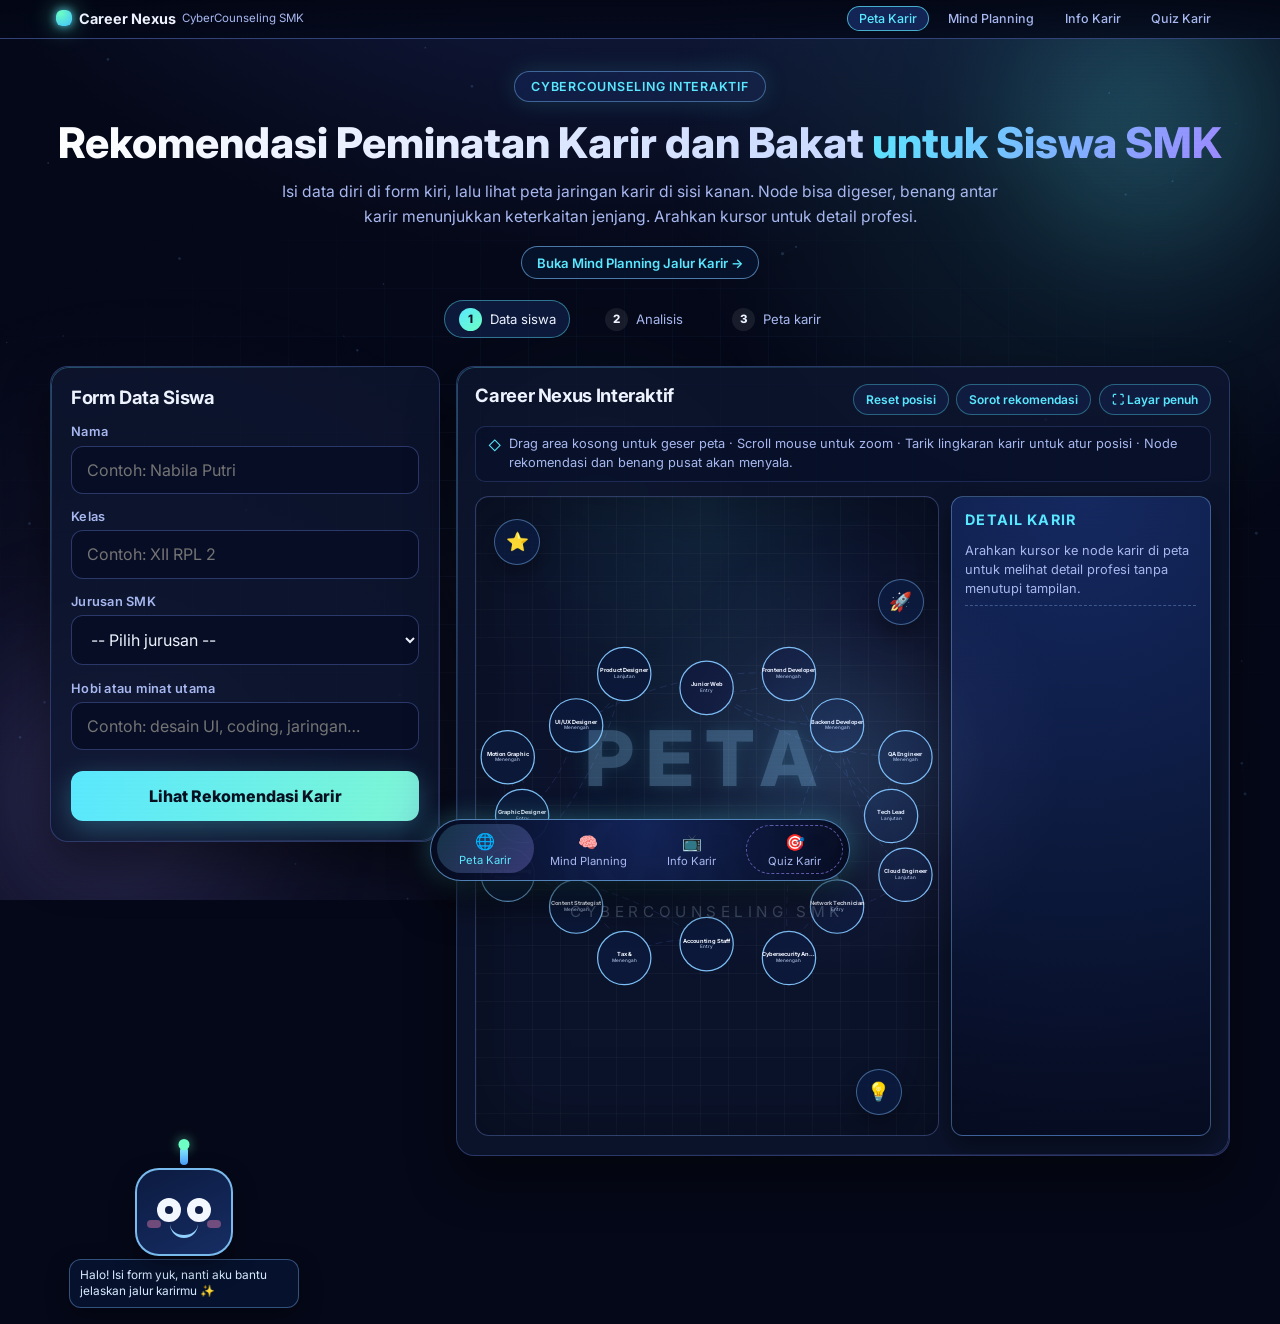
<file: index.html>
<!DOCTYPE html>
<html lang="id">
<head>
  <meta charset="UTF-8" />
  <meta name="viewport" content="width=device-width, initial-scale=1.0" />
  <title>CyberCounseling Karir SMK</title>
  <link rel="preconnect" href="https://fonts.googleapis.com" />
  <link rel="preconnect" href="https://fonts.gstatic.com" crossorigin />
  <link href="https://fonts.googleapis.com/css2?family=Inter:wght@400;500;700;800&display=swap" rel="stylesheet" />
  <link rel="stylesheet" href="style.css" />
</head>
<body>
  <div class="ambient" aria-hidden="true">
    <canvas id="particleCanvas" class="particle-canvas"></canvas>
    <div class="orb orb--1"></div>
    <div class="orb orb--2"></div>
    <div class="orb orb--3"></div>
    <div class="grid-floor"></div>
  </div>
  <div class="background-glow"></div>
  <div class="scanlines" aria-hidden="true"></div>

  <header class="app-header">
    <div class="app-header__inner">
      <div class="app-header__brand">
        <span class="app-header__logo-dot"></span>
        <span class="app-header__title">Career Nexus</span>
        <span class="app-header__subtitle">CyberCounseling SMK</span>
      </div>
      <nav class="app-header__nav" aria-label="Navigasi utama">
        <a href="index.html" class="app-header__link app-header__link--active">Peta Karir</a>
        <a href="mind-planning.html" class="app-header__link">Mind Planning</a>
        <a href="career-info.html" class="app-header__link">Info Karir</a>
        <a href="career-quiz.html" class="app-header__link">Quiz Karir</a>
      </nav>
    </div>
  </header>

  <main class="page">
    <header class="hero">
      <p class="badge badge--pulse">CyberCounseling Interaktif</p>
      <h1><span class="hero-title">Rekomendasi Peminatan Karir dan Bakat</span> <span class="hero-title hero-title--accent">untuk Siswa SMK</span></h1>
      <p class="subtitle">
        Isi data diri di form kiri, lalu lihat peta jaringan karir di sisi kanan. Node bisa digeser,
        benang antar karir menunjukkan keterkaitan jenjang. Arahkan kursor untuk detail profesi.
      </p>
      <div class="mind-hero-actions">
        <a href="mind-planning.html" class="btn-outline">Buka Mind Planning Jalur Karir →</a>
      </div>
      <ol class="steps" aria-label="Alur singkat">
        <li class="steps__item steps__item--active"><span class="steps__num">1</span> Data siswa</li>
        <li class="steps__item"><span class="steps__num">2</span> Analisis</li>
        <li class="steps__item"><span class="steps__num">3</span> Peta karir</li>
      </ol>
    </header>

    <aside class="mascot-dock" aria-hidden="true">
      <div class="cartoon-mascot" id="cartoonMascot">
        <div class="mascot-antenna"></div>
        <div class="mascot-face">
          <div class="eye eye-left"><span class="pupil"></span></div>
          <div class="eye eye-right"><span class="pupil"></span></div>
          <div class="mouth"></div>
          <div class="blush blush-left"></div>
          <div class="blush blush-right"></div>
        </div>
        <div class="speech" id="mascotSpeech">Halo! Isi form yuk, nanti aku bantu jelaskan jalur karirmu ✨</div>
      </div>
    </aside>

    <section class="content-grid">
      <article class="card form-card">
        <h2>Form Data Siswa</h2>
        <form id="studentForm" novalidate>
          <label class="field">
            <span class="field__label">Nama</span>
            <input type="text" id="name" name="name" placeholder="Contoh: Nabila Putri" autocomplete="name" required />
          </label>
          <label class="field">
            <span class="field__label">Kelas</span>
            <input type="text" id="classroom" name="classroom" placeholder="Contoh: XII RPL 2" required />
          </label>
          <label class="field">
            <span class="field__label">Jurusan SMK</span>
            <select id="major" name="major" required>
              <option value="">-- Pilih jurusan --</option>
              <option value="RPL">Rekayasa Perangkat Lunak (RPL)</option>
              <option value="TKJ">Teknik Komputer dan Jaringan (TKJ)</option>
              <option value="DKV">Desain Komunikasi Visual (DKV)</option>
              <option value="AKL">Akuntansi dan Keuangan Lembaga (AKL)</option>
              <option value="BDP">Bisnis Daring dan Pemasaran (BDP)</option>
            </select>
          </label>
          <label class="field">
            <span class="field__label">Hobi atau minat utama</span>
            <input type="text" id="hobby" name="hobby" placeholder="Contoh: desain UI, coding, jaringan…" required />
          </label>
          <button type="submit" class="btn-submit" id="submitBtn">
            <span class="btn-submit__shine" aria-hidden="true"></span>
            <span class="btn-submit__text">Lihat Rekomendasi Karir</span>
            <span class="btn-submit__loader" aria-hidden="true"></span>
          </button>
        </form>

        <div id="result" class="result hidden" role="region" aria-live="polite" aria-labelledby="resultHeading">
          <h3 id="resultHeading">Hasil Rekomendasi</h3>
          <p id="resultSummary"></p>
          <ul id="careerList" class="career-list"></ul>
        </div>
      </article>

      <article class="card graph-card experience-card" id="graphCard">
        <div class="graph-top">
          <div class="graph-top__row">
            <h2>Career Nexus Interaktif</h2>
            <div class="graph-actions">
              <button type="button" class="btn-ghost" id="resetNodes" title="Kembalikan posisi node ke awal">Reset posisi</button>
              <button type="button" class="btn-ghost" id="focusRecommended" title="Sorot node yang direkomendasikan">Sorot rekomendasi</button>
              <button type="button" class="btn-ghost btn-ghost--icon" id="toggleFullscreen" title="Perbesar peta karir ke layar penuh">
                ⛶ Layar penuh
              </button>
            </div>
          </div>
          <p class="graph-hint">
            <span class="graph-hint__icon" aria-hidden="true">◇</span>
            Drag area kosong untuk geser peta · Scroll mouse untuk zoom · Tarik lingkaran karir untuk atur posisi · Node rekomendasi dan benang pusat akan menyala.
          </p>
        </div>

        <div class="graph-analyze-overlay hidden" id="graphAnalyzeOverlay" aria-live="polite" aria-label="Sistem sedang menganalisis data untuk menemukan rekomendasi karir">
          <div class="graph-analyze-overlay__inner">
            <div class="graph-analyze-orbit">
              <span class="graph-analyze-orbit__dot graph-analyze-orbit__dot--1"></span>
              <span class="graph-analyze-orbit__dot graph-analyze-orbit__dot--2"></span>
              <span class="graph-analyze-orbit__dot graph-analyze-orbit__dot--3"></span>
            </div>
            <div class="graph-analyze-text">
              <p class="graph-analyze-text__title">Menganalisis minat dan jalur karir…</p>
              <p class="graph-analyze-text__hint">Career Nexus sedang mencari node karir yang paling nyambung dengan jurusan dan hobimu.</p>
            </div>
          </div>
        </div>

        <div class="graph-main">
          <div class="graph-wrapper" id="graphStage">
            <div class="center-title" aria-hidden="true">
              <span class="center-title__main">PETA KARIR</span>
              <span class="center-title__sub">CyberCounseling SMK</span>
            </div>
            <div class="floating-friends" aria-hidden="true">
              <div class="friend friend-star">⭐</div>
              <div class="friend friend-rocket">🚀</div>
              <div class="friend friend-spark">💡</div>
            </div>
            <svg id="careerGraph" viewBox="0 0 900 560" role="img" aria-label="Peta jaringan karir"></svg>
            <div id="tooltip" class="tooltip hidden"></div>
          </div>

          <aside class="graph-info" id="graphInfoPanel" aria-live="polite">
            <h3 class="graph-info__title">Detail Karir</h3>
            <p class="graph-info__placeholder" id="graphInfoPlaceholder">
              Arahkan kursor ke node karir di peta untuk melihat detail profesi tanpa menutupi tampilan.
            </p>
            <div class="graph-info__body" id="graphInfoContent"></div>
          </aside>
        </div>
      </article>
    </section>
  </main>

  <footer class="app-footer">
    <div class="app-footer__tabs app-footer__tabs--four" aria-label="Navigasi bawah">
      <a href="index.html" class="app-footer__tab app-footer__tab--active">
        <span class="app-footer__icon">🌐</span>
        <span class="app-footer__label">Peta Karir</span>
      </a>
      <a href="mind-planning.html" class="app-footer__tab">
        <span class="app-footer__icon">🧠</span>
        <span class="app-footer__label">Mind Planning</span>
      </a>
      <a href="career-info.html" class="app-footer__tab">
        <span class="app-footer__icon">📺</span>
        <span class="app-footer__label">Info Karir</span>
      </a>
      <a href="career-quiz.html" class="app-footer__tab app-footer__tab--ghost">
        <span class="app-footer__icon">🎯</span>
        <span class="app-footer__label">Quiz Karir</span>
      </a>
    </div>
  </footer>

  <script src="script.js"></script>
</body>
</html>
</file>
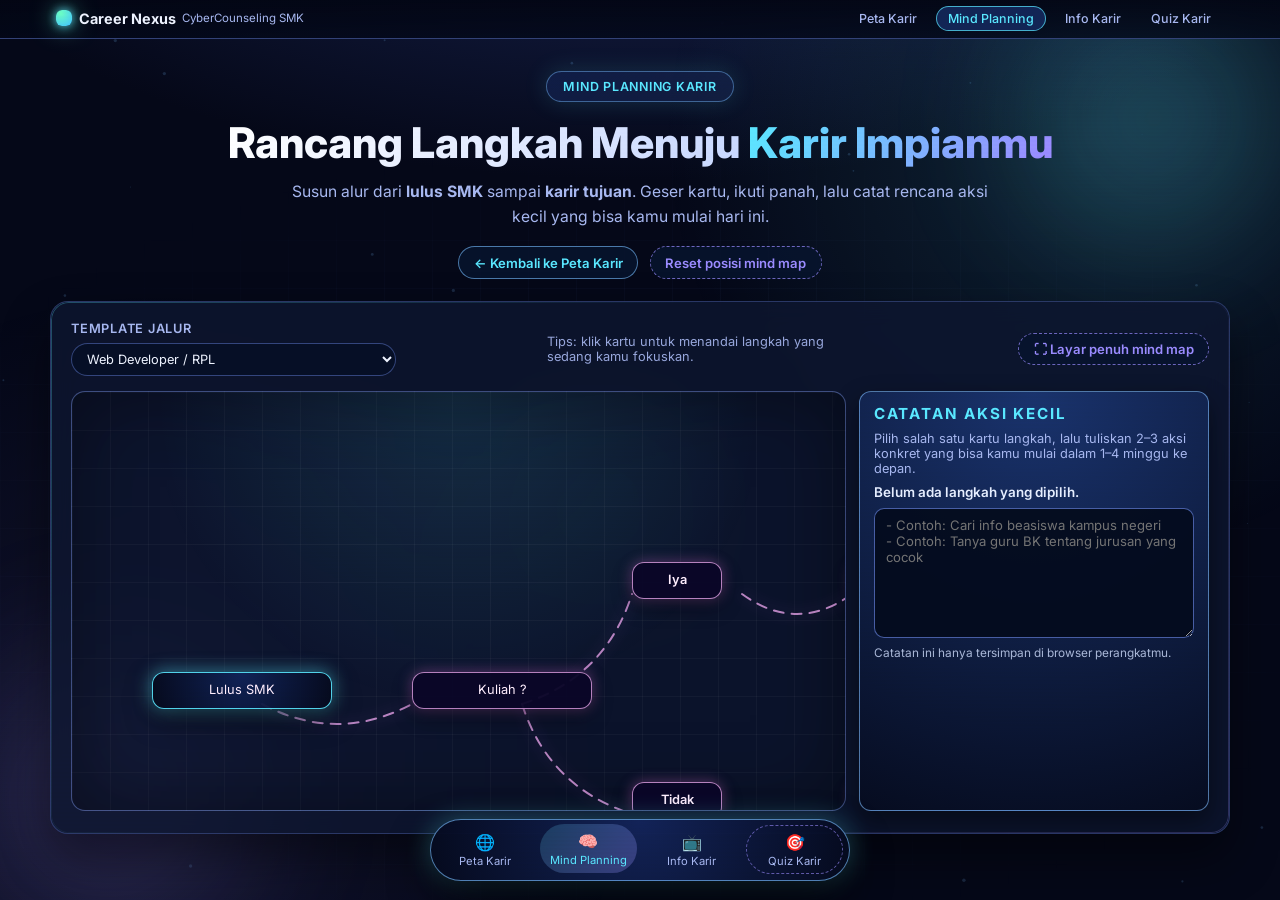
<file: mind-planning.html>
<!DOCTYPE html>
<html lang="id">
<head>
  <meta charset="UTF-8" />
  <meta name="viewport" content="width=device-width, initial-scale=1.0" />
  <title>Mind Planning Karir - CyberCounseling SMK</title>
  <link rel="preconnect" href="https://fonts.googleapis.com" />
  <link rel="preconnect" href="https://fonts.gstatic.com" crossorigin />
  <link href="https://fonts.googleapis.com/css2?family=Inter:wght@400;500;700;800&display=swap" rel="stylesheet" />
  <link rel="stylesheet" href="style.css" />
</head>
<body>
  <div class="ambient" aria-hidden="true">
    <canvas id="particleCanvas" class="particle-canvas"></canvas>
    <div class="orb orb--1"></div>
    <div class="orb orb--2"></div>
    <div class="orb orb--3"></div>
    <div class="grid-floor"></div>
  </div>
  <div class="background-glow"></div>
  <div class="scanlines" aria-hidden="true"></div>

  <header class="app-header">
    <div class="app-header__inner">
      <div class="app-header__brand">
        <span class="app-header__logo-dot"></span>
        <span class="app-header__title">Career Nexus</span>
        <span class="app-header__subtitle">CyberCounseling SMK</span>
      </div>
      <nav class="app-header__nav" aria-label="Navigasi utama">
        <a href="index.html" class="app-header__link">Peta Karir</a>
        <a href="mind-planning.html" class="app-header__link app-header__link--active">Mind Planning</a>
        <a href="career-info.html" class="app-header__link">Info Karir</a>
        <a href="career-quiz.html" class="app-header__link">Quiz Karir</a>
      </nav>
    </div>
  </header>

  <main class="page mind-page">
    <header class="hero mind-hero">
      <p class="badge badge--pulse">Mind Planning Karir</p>
      <h1>
        <span class="hero-title">Rancang Langkah Menuju</span>
        <span class="hero-title hero-title--accent">Karir Impianmu</span>
      </h1>
      <p class="subtitle">
        Susun alur dari <strong>lulus SMK</strong> sampai <strong>karir tujuan</strong>. Geser kartu, ikuti panah,
        lalu catat rencana aksi kecil yang bisa kamu mulai hari ini.
      </p>
      <div class="mind-hero-actions">
        <a href="index.html" class="btn-outline">← Kembali ke Peta Karir</a>
        <button type="button" class="btn-outline btn-outline--ghost" id="resetMindMap">Reset posisi mind map</button>
      </div>
    </header>

    <section class="mind-layout">
      <article class="card mind-card">
        <div class="mind-toolbar">
          <div class="mind-toolbar__group">
            <span class="mind-toolbar__label">Template jalur</span>
            <select id="mindTemplateSelect">
              <option value="webdev">Web Developer / RPL</option>
              <option value="design">Desain & UI/UX</option>
              <option value="network">Jaringan & Cybersecurity</option>
              <option value="finance">Akuntansi & Keuangan</option>
            </select>
          </div>
          <div class="mind-toolbar__group mind-toolbar__group--hint">
            <span>Tips: klik kartu untuk menandai langkah yang sedang kamu fokuskan.</span>
          </div>
          <div class="mind-toolbar__group">
            <button type="button" class="btn-outline btn-outline--ghost" id="mindFullscreenToggle">⛶ Layar penuh mind map</button>
          </div>
        </div>

        <div class="mind-stage-wrapper">
          <div class="mind-stage" id="mindStage">
            <div class="mind-stage-inner" id="mindStageInner">
              <svg id="mindLines" class="mind-lines" viewBox="0 0 1600 700" aria-hidden="true" preserveAspectRatio="xMinYMin slice"></svg>
              <div class="mind-nodes-layer" id="mindNodesLayer" aria-label="Mind map planning karir"></div>
            </div>
          </div>

          <aside class="mind-notes" aria-live="polite">
            <h2 class="mind-notes__title">Catatan Aksi Kecil</h2>
            <p class="mind-notes__hint">
              Pilih salah satu kartu langkah, lalu tuliskan 2–3 aksi konkret yang bisa kamu mulai dalam 1–4 minggu ke depan.
            </p>
            <div class="mind-notes__current" id="mindCurrentStep">Belum ada langkah yang dipilih.</div>
            <textarea id="mindNotesInput" class="mind-notes__input" placeholder="- Contoh: Cari info beasiswa kampus negeri&#10;- Contoh: Tanya guru BK tentang jurusan yang cocok"></textarea>
            <p class="mind-notes__small">Catatan ini hanya tersimpan di browser perangkatmu.</p>
          </aside>
        </div>
      </article>
    </section>
  </main>

  <footer class="app-footer">
    <div class="app-footer__tabs app-footer__tabs--four" aria-label="Navigasi bawah">
      <a href="index.html" class="app-footer__tab">
        <span class="app-footer__icon">🌐</span>
        <span class="app-footer__label">Peta Karir</span>
      </a>
      <a href="mind-planning.html" class="app-footer__tab app-footer__tab--active">
        <span class="app-footer__icon">🧠</span>
        <span class="app-footer__label">Mind Planning</span>
      </a>
      <a href="career-info.html" class="app-footer__tab">
        <span class="app-footer__icon">📺</span>
        <span class="app-footer__label">Info Karir</span>
      </a>
      <a href="career-quiz.html" class="app-footer__tab app-footer__tab--ghost">
        <span class="app-footer__icon">🎯</span>
        <span class="app-footer__label">Quiz Karir</span>
      </a>
    </div>
  </footer>

  <script src="mind-planning.js"></script>
</body>
</html>
</file>
<file: style.css>
:root {
  --bg-main: #050818;
  --bg-card: rgba(14, 22, 48, 0.82);
  --line: rgba(103, 138, 255, 0.42);
  --line-active: rgba(119, 255, 202, 0.75);
  --text-main: #eef3ff;
  --text-soft: #a8b8f0;
  --accent: #5ae8ff;
  --accent-second: #9b8cff;
  --success: #6dffc4;
  --shadow: 0 24px 48px rgba(0, 0, 0, 0.45);
  --radius: 18px;
  --ease-out: cubic-bezier(0.22, 1, 0.36, 1);
}

*,
*::before,
*::after {
  box-sizing: border-box;
}

html {
  scroll-behavior: smooth;
}

body {
  margin: 0;
  font-family: "Inter", system-ui, sans-serif;
  color: var(--text-main);
  background: radial-gradient(ellipse 120% 80% at 50% -20%, #1a2758 0%, var(--bg-main) 50%);
  min-height: 100vh;
  overflow-x: hidden;
}

/* --- Ambient layer --- */
.ambient {
  position: fixed;
  inset: 0;
  pointer-events: none;
  z-index: 0;
  overflow: hidden;
}

.particle-canvas {
  position: absolute;
  inset: 0;
  width: 100%;
  height: 100%;
  opacity: 0.35;
}

.orb {
  position: absolute;
  border-radius: 50%;
  filter: blur(60px);
  opacity: 0.55;
  animation: floatOrb 18s var(--ease-out) infinite;
  will-change: transform;
}

.orb--1 {
  width: min(42vw, 380px);
  height: min(42vw, 380px);
  background: radial-gradient(circle, rgba(90, 232, 255, 0.5), transparent 70%);
  top: -8%;
  right: -5%;
  animation-delay: 0s;
}

.orb--2 {
  width: min(50vw, 420px);
  height: min(50vw, 420px);
  background: radial-gradient(circle, rgba(155, 140, 255, 0.45), transparent 70%);
  bottom: -12%;
  left: -8%;
  animation-delay: -6s;
}

.orb--3 {
  width: min(35vw, 300px);
  height: min(35vw, 300px);
  background: radial-gradient(circle, rgba(109, 255, 196, 0.25), transparent 70%);
  top: 40%;
  left: 35%;
  animation-delay: -12s;
}

@keyframes floatOrb {
  0%,
  100% {
    transform: translate(0, 0) scale(1);
  }
  33% {
    transform: translate(4%, 6%) scale(1.06);
  }
  66% {
    transform: translate(-5%, 3%) scale(0.96);
  }
}

.grid-floor {
  position: absolute;
  inset: 0;
  background-image:
    linear-gradient(rgba(120, 160, 255, 0.06) 1px, transparent 1px),
    linear-gradient(90deg, rgba(120, 160, 255, 0.06) 1px, transparent 1px);
  background-size: 48px 48px;
  mask-image: radial-gradient(ellipse 80% 60% at 50% 60%, black 20%, transparent 75%);
  animation: gridDrift 28s linear infinite;
}

@keyframes gridDrift {
  from {
    background-position: 0 0, 0 0;
  }
  to {
    background-position: 48px 48px, 48px 48px;
  }
}

.background-glow {
  position: fixed;
  inset: 0;
  pointer-events: none;
  background:
    radial-gradient(circle at 85% 15%, rgba(90, 232, 255, 0.12), transparent 32%),
    radial-gradient(circle at 12% 85%, rgba(155, 140, 255, 0.1), transparent 35%);
  z-index: 0;
}

.scanlines {
  position: fixed;
  inset: 0;
  pointer-events: none;
  z-index: 9999;
  opacity: 0.04;
  background: repeating-linear-gradient(
    0deg,
    transparent,
    transparent 2px,
    rgba(0, 0, 0, 0.35) 2px,
    rgba(0, 0, 0, 0.35) 4px
  );
  mix-blend-mode: overlay;
}

.page {
  position: relative;
  z-index: 1;
  width: min(1180px, 94vw);
  margin: 0 auto;
  padding: 2rem 0 10.5rem;
  animation: pageEnter 0.9s var(--ease-out) both;
}

.app-header {
  position: sticky;
  top: 0;
  z-index: 20;
  backdrop-filter: blur(18px);
  background: linear-gradient(180deg, rgba(3, 6, 20, 0.94), rgba(3, 8, 24, 0.78));
  border-bottom: 1px solid rgba(118, 151, 255, 0.42);
}

.app-header__inner {
  width: min(1180px, 94vw);
  margin: 0 auto;
  padding: 0.35rem 0.4rem 0.45rem;
  display: flex;
  align-items: center;
  justify-content: space-between;
  gap: 0.8rem;
}

.app-header__brand {
  display: flex;
  align-items: center;
  gap: 0.4rem;
}

.app-header__logo-dot {
  width: 16px;
  height: 16px;
  border-radius: 6px;
  background: radial-gradient(circle at 30% 20%, #6dffc4, #41c2ff);
  box-shadow:
    0 0 10px rgba(90, 232, 255, 0.9),
    0 0 24px rgba(109, 255, 196, 0.7);
}

.app-header__title {
  font-size: 0.9rem;
  font-weight: 700;
}

.app-header__subtitle {
  font-size: 0.72rem;
  color: var(--text-soft);
}

.app-header__nav {
  display: flex;
  flex-wrap: wrap;
  gap: 0.4rem;
}

.app-header__link {
  padding: 0.25rem 0.7rem;
  border-radius: 999px;
  font-size: 0.78rem;
  font-weight: 500;
  color: var(--text-soft);
  text-decoration: none;
  border: 1px solid transparent;
  transition: background 0.2s ease, color 0.2s ease, border-color 0.2s ease;
}

.app-header__link:hover {
  background: rgba(20, 40, 90, 0.7);
  color: var(--accent);
}

.app-header__link--active {
  border-color: rgba(90, 232, 255, 0.7);
  background: rgba(20, 40, 90, 0.95);
  color: var(--accent);
}

.app-footer {
  position: fixed;
  left: 50%;
  transform: translateX(-50%);
  bottom: 1.2rem;
  z-index: 30;
  width: min(420px, 92vw);
}

.app-footer__tabs {
  display: grid;
  grid-template-columns: repeat(3, 1fr);
  gap: 0.35rem;
  padding: 0.35rem;
  border-radius: 999px;
  background: radial-gradient(circle at top, rgba(19, 36, 90, 0.97), rgba(5, 10, 30, 0.97));
  border: 1px solid rgba(120, 191, 255, 0.65);
  box-shadow:
    0 18px 40px rgba(0, 0, 0, 0.7),
    0 0 26px rgba(90, 232, 255, 0.35);
}

.app-footer__tab {
  display: flex;
  flex-direction: column;
  align-items: center;
  justify-content: center;
  gap: 0.1rem;
  padding: 0.35rem 0.15rem;
  border-radius: 999px;
  border: none;
  background: transparent;
  color: var(--text-soft);
  font-size: 0.7rem;
  text-decoration: none;
  cursor: pointer;
  transition: background 0.2s ease, color 0.2s ease, transform 0.2s ease;
}

.app-footer__tab--active {
  background: linear-gradient(135deg, rgba(90, 232, 255, 0.18), rgba(155, 140, 255, 0.3));
  color: var(--accent);
  transform: translateY(-1px);
}

.app-footer__tab--ghost {
  border: 1px dashed rgba(155, 140, 255, 0.6);
}

.app-footer__icon {
  font-size: 1rem;
}

.app-footer__label {
  white-space: nowrap;
}

.app-footer__tabs--four {
  grid-template-columns: repeat(4, 1fr);
}

@keyframes pageEnter {
  from {
    opacity: 0;
    transform: translateY(16px);
  }
  to {
    opacity: 1;
    transform: translateY(0);
  }
}

/* --- Hero --- */
.hero {
  text-align: center;
  margin-bottom: 1.75rem;
}

.mind-page {
  padding-bottom: 4rem;
}

.mind-hero {
  margin-bottom: 1.4rem;
}

.mind-hero-actions {
  display: flex;
  flex-wrap: wrap;
  justify-content: center;
  gap: 0.75rem;
  margin-top: 1.1rem;
}

.btn-outline {
  display: inline-flex;
  align-items: center;
  justify-content: center;
  gap: 0.3rem;
  padding: 0.45rem 0.9rem;
  border-radius: 999px;
  border: 1px solid rgba(120, 191, 255, 0.6);
  color: var(--accent);
  background: rgba(8, 20, 46, 0.85);
  font-size: 0.82rem;
  font-weight: 600;
  text-decoration: none;
  cursor: pointer;
  transition: background 0.2s ease, transform 0.2s ease, box-shadow 0.2s ease;
}

.btn-outline:hover {
  background: rgba(90, 232, 255, 0.12);
  transform: translateY(-1px);
  box-shadow: 0 10px 22px rgba(0, 0, 0, 0.3);
}

.btn-outline--ghost {
  border-style: dashed;
  border-color: rgba(155, 140, 255, 0.7);
  color: var(--accent-second);
}

.btn-outline--ghost:hover {
  background: rgba(155, 140, 255, 0.12);
}

.mind-layout {
  display: grid;
  grid-template-columns: 1fr;
}

.mind-card {
  padding: 1.2rem 1.25rem 1.4rem;
}

.mind-toolbar {
  display: flex;
  flex-wrap: wrap;
  align-items: center;
  justify-content: space-between;
  gap: 0.9rem;
  margin-bottom: 0.9rem;
}

.mind-toolbar__group {
  display: flex;
  flex-wrap: wrap;
  align-items: center;
  gap: 0.4rem;
  font-size: 0.8rem;
  color: var(--text-soft);
}

.mind-toolbar__label {
  font-weight: 600;
  text-transform: uppercase;
  letter-spacing: 0.06em;
}

.mind-toolbar select {
  padding: 0.45rem 0.7rem;
  border-radius: 999px;
  border: 1px solid rgba(118, 151, 255, 0.4);
  background: rgba(7, 16, 38, 0.95);
  color: var(--text-main);
  font-size: 0.8rem;
}

.mind-toolbar__group--hint {
  max-width: 320px;
}

.mind-toolbar__group--hint span {
  opacity: 0.9;
}

.mind-stage-wrapper {
  display: grid;
  grid-template-columns: minmax(0, 3.1fr) minmax(260px, 1.4fr);
  gap: 0.85rem;
  align-items: stretch;
}

.mind-stage {
  position: relative;
  height: 420px;
  border-radius: 14px;
  border: 1px solid rgba(138, 165, 255, 0.4);
  overflow: auto;
  background:
    radial-gradient(circle at top, rgba(90, 232, 255, 0.12), transparent 55%),
    linear-gradient(rgba(255, 255, 255, 0.035) 1px, transparent 1px),
    linear-gradient(90deg, rgba(255, 255, 255, 0.035) 1px, transparent 1px);
  background-size:
    100% 100%,
    38px 38px,
    38px 38px;
  box-shadow: inset 0 0 80px rgba(0, 0, 0, 0.4);
}

.mind-stage-inner {
  position: relative;
  width: 1600px;
  height: 700px;
}

.mind-lines {
  position: absolute;
  left: 0;
  top: 0;
  width: 1600px;
  height: 700px;
}

.mind-nodes-layer {
  position: absolute;
  left: 0;
  top: 0;
  width: 1600px;
  height: 700px;
}

.mind-node {
  position: absolute;
  min-width: 180px;
  max-width: 240px;
  padding: 0.55rem 0.7rem;
  border-radius: 12px;
  border: 1px solid rgba(255, 183, 255, 0.7);
  background: rgba(11, 7, 40, 0.96);
  color: #ffeefe;
  font-size: 0.8rem;
  line-height: 1.4;
  cursor: grab;
  text-align: center;
  box-shadow:
    0 8px 20px rgba(0, 0, 0, 0.4),
    0 0 14px rgba(255, 128, 255, 0.35);
  transition: transform 0.18s ease, box-shadow 0.18s ease, border-color 0.18s ease, background 0.18s ease;
}

.mind-node--compact {
  min-width: 90px;
  max-width: 120px;
  font-weight: 600;
}

.mind-node--accent {
  border-color: rgba(90, 232, 255, 0.9);
  background: radial-gradient(circle at top, rgba(17, 36, 90, 0.96), rgba(6, 10, 28, 0.96));
  box-shadow:
    0 10px 26px rgba(0, 0, 0, 0.5),
    0 0 18px rgba(90, 232, 255, 0.6);
}

.mind-node--dragging {
  cursor: grabbing;
  transform: scale(1.03);
  box-shadow:
    0 14px 32px rgba(0, 0, 0, 0.6),
    0 0 24px rgba(90, 232, 255, 0.66);
}

.mind-node--active {
  border-width: 2px;
  border-color: var(--success);
  box-shadow:
    0 14px 32px rgba(0, 0, 0, 0.6),
    0 0 22px rgba(109, 255, 196, 0.75);
}

.mind-edge {
  stroke: rgba(255, 180, 255, 0.7);
  stroke-width: 2;
  fill: none;
  stroke-linecap: round;
  stroke-dasharray: 10 8;
  animation: flowLine 7s linear infinite;
  filter: drop-shadow(0 0 8px rgba(255, 150, 255, 0.45));
}

.mind-notes {
  position: relative;
  padding: 0.75rem 0.85rem;
  border-radius: 12px;
  background: radial-gradient(circle at top, rgba(26, 52, 112, 0.98), rgba(6, 12, 32, 0.98));
  border: 1px solid rgba(128, 190, 255, 0.6);
  box-shadow: 0 10px 24px rgba(0, 0, 0, 0.45);
  font-size: 0.86rem;
  color: #e6eeff;
  display: flex;
  flex-direction: column;
  gap: 0.5rem;
}

.mind-notes__title {
  margin: 0;
  font-size: 0.95rem;
  text-transform: uppercase;
  letter-spacing: 0.12em;
  color: var(--accent);
}

.mind-notes__hint {
  margin: 0;
  font-size: 0.8rem;
  color: var(--text-soft);
}

.mind-notes__current {
  font-weight: 600;
  font-size: 0.84rem;
}

.mind-notes__input {
  min-height: 130px;
  border-radius: 10px;
  border: 1px solid rgba(118, 151, 255, 0.6);
  background: rgba(5, 12, 30, 0.95);
  color: var(--text-main);
  font-family: "Inter", system-ui, sans-serif;
  font-size: 0.82rem;
  padding: 0.55rem 0.7rem;
  resize: vertical;
}

.mind-notes__input:focus {
  outline: none;
  border-color: rgba(90, 232, 255, 0.9);
  box-shadow:
    0 0 0 2px rgba(90, 232, 255, 0.3),
    0 10px 26px rgba(0, 0, 0, 0.4);
}

.mind-notes__small {
  margin: 0;
  font-size: 0.74rem;
  color: rgba(210, 224, 255, 0.8);
}

.mind-card--fullscreen {
  position: fixed;
  inset: calc(0.6rem + 48px) 0 0 0;
  margin: 0;
  border-radius: 0;
  z-index: 70;
}

.mind-card--fullscreen .mind-stage-wrapper {
  grid-template-columns: minmax(0, 3.4fr) minmax(280px, 1.2fr);
  height: calc(100vh - 5.5rem);
}

.mind-card--fullscreen .mind-stage {
  height: 100%;
}

/* --- Career info --- */
.info-page {
  padding-bottom: 4rem;
}

.info-layout {
  display: grid;
  grid-template-columns: minmax(260px, 0.9fr) minmax(0, 2.1fr);
  gap: 1rem;
}

.info-list-card {
  padding: 1rem 1rem 1.1rem;
}

.info-detail-card {
  padding: 1.1rem 1.2rem 1.3rem;
}

.info-search input {
  width: 100%;
  padding: 0.6rem 0.75rem;
  border-radius: 10px;
  border: 1px solid rgba(118, 151, 255, 0.5);
  background: rgba(5, 12, 30, 0.95);
  color: var(--text-main);
  font-size: 0.82rem;
}

.info-search input:focus {
  outline: none;
  border-color: rgba(90, 232, 255, 0.85);
  box-shadow:
    0 0 0 2px rgba(90, 232, 255, 0.3),
    0 10px 24px rgba(0, 0, 0, 0.4);
}

.info-list {
  list-style: none;
  margin: 0.7rem 0 0;
  padding: 0;
  max-height: 420px;
  overflow-y: auto;
}

.info-list-item {
  padding: 0.55rem 0.6rem;
  border-radius: 10px;
  border: 1px solid transparent;
  cursor: pointer;
  margin-bottom: 0.35rem;
  transition: background 0.18s ease, border-color 0.18s ease, transform 0.18s ease;
}

.info-list-item__title {
  font-size: 0.86rem;
  font-weight: 600;
}

.info-list-item__meta {
  font-size: 0.75rem;
  color: var(--text-soft);
}

.info-list-item:hover {
  background: rgba(16, 32, 80, 0.9);
  border-color: rgba(120, 191, 255, 0.6);
  transform: translateY(-1px);
}

.info-list-item--active {
  background: rgba(20, 40, 96, 0.95);
  border-color: var(--accent);
}

.info-detail-header {
  display: flex;
  align-items: flex-start;
  justify-content: space-between;
  gap: 0.8rem;
  margin-bottom: 0.8rem;
}

.info-detail-subtitle {
  margin: 0.1rem 0 0;
  font-size: 0.85rem;
  color: var(--text-soft);
}

.info-media-wrapper {
  display: grid;
  grid-template-columns: minmax(0, 1.6fr) minmax(0, 1fr);
  gap: 0.75rem;
  align-items: stretch;
  margin-bottom: 0.9rem;
}

.info-media {
  position: relative;
  padding: 0.9rem 0.9rem 0.8rem;
  border-radius: 14px;
  background: radial-gradient(circle at top, rgba(16, 40, 100, 0.98), rgba(4, 8, 26, 0.98));
  border: 1px solid rgba(128, 190, 255, 0.6);
  overflow: hidden;
}

.info-media-pulse {
  position: relative;
  display: grid;
  place-items: center;
  height: 170px;
}

.info-media-circle {
  position: absolute;
  border-radius: 50%;
  border: 1px solid rgba(128, 190, 255, 0.5);
}

.info-media-circle--outer {
  width: 160px;
  height: 160px;
  animation: orbitSpin 14s linear infinite;
}

.info-media-circle--inner {
  width: 110px;
  height: 110px;
  border-color: rgba(109, 255, 196, 0.7);
  animation: orbitSpin 10s linear infinite reverse;
}

.info-media-play {
  position: relative;
  width: 62px;
  height: 62px;
  border-radius: 50%;
  border: none;
  background: radial-gradient(circle at 30% 20%, #ffffff, #6dffc4);
  color: #041020;
  font-size: 1.4rem;
  cursor: pointer;
  box-shadow:
    0 0 20px rgba(90, 232, 255, 0.7),
    0 12px 26px rgba(0, 0, 0, 0.7);
}

.info-media-caption {
  margin: 0.6rem 0 0;
  font-size: 0.8rem;
  color: var(--text-soft);
}

.info-media--pulse .info-media-play {
  animation: centerPulse 1.6s ease-in-out 1;
}

.info-tags {
  display: flex;
  flex-wrap: wrap;
  gap: 0.35rem;
  align-content: flex-start;
}

.info-tag {
  padding: 0.2rem 0.5rem;
  border-radius: 999px;
  font-size: 0.72rem;
  border: 1px solid rgba(118, 191, 255, 0.7);
  color: var(--text-soft);
  background: rgba(5, 12, 30, 0.95);
}

.info-detail-grid {
  display: grid;
  grid-template-columns: minmax(0, 1.4fr) minmax(0, 1fr);
  gap: 0.75rem;
  margin-bottom: 0.85rem;
}

.info-section h3 {
  margin: 0 0 0.45rem;
  font-size: 0.95rem;
}

.info-section p {
  margin: 0;
  font-size: 0.86rem;
  color: #dde7ff;
}

.info-tips {
  margin: 0;
  padding-left: 1.1rem;
  font-size: 0.84rem;
  color: var(--text-soft);
}

.info-tips li {
  margin-bottom: 0.25rem;
  animation: liStagger 0.45s var(--ease-out) both;
}

.info-roadmap {
  border-top: 1px solid rgba(128, 190, 255, 0.4);
  padding-top: 0.7rem;
}

.info-roadmap-steps {
  display: flex;
  flex-wrap: wrap;
  gap: 0.35rem;
  margin-top: 0.35rem;
}

.info-roadmap-step {
  display: inline-flex;
  align-items: center;
  gap: 0.35rem;
  padding: 0.32rem 0.6rem;
  border-radius: 999px;
  background: rgba(5, 14, 36, 0.96);
  border: 1px solid rgba(118, 151, 255, 0.6);
  font-size: 0.8rem;
}

.info-roadmap-step__circle {
  width: 18px;
  height: 18px;
  border-radius: 50%;
  display: grid;
  place-items: center;
  font-size: 0.7rem;
  font-weight: 700;
  background: linear-gradient(135deg, var(--accent), var(--success));
  color: #041020;
}

.info-roadmap-step__label {
  white-space: nowrap;
}

/* --- Quiz --- */
.quiz-page {
  padding-bottom: 4rem;
}

.quiz-layout {
  display: grid;
  grid-template-columns: minmax(0, 1.7fr) minmax(260px, 1.1fr);
  gap: 1rem;
  align-items: stretch;
}

.quiz-card {
  padding: 1.1rem 1.2rem 1.3rem;
}

.quiz-result {
  padding: 1rem 1rem 1.2rem;
}

.quiz-progress {
  margin-bottom: 0.8rem;
}

.quiz-progress__bar {
  width: 100%;
  height: 6px;
  border-radius: 999px;
  background: rgba(12, 22, 54, 0.9);
  overflow: hidden;
}

.quiz-progress__fill {
  width: 0;
  height: 100%;
  border-radius: inherit;
  background: linear-gradient(90deg, var(--accent), var(--accent-second));
  transition: width 0.25s ease;
}

.quiz-progress__label {
  display: block;
  margin-top: 0.4rem;
  font-size: 0.78rem;
  color: var(--text-soft);
}

.quiz-question {
  font-size: 1rem;
  font-weight: 600;
  margin-bottom: 0.7rem;
}

.quiz-options {
  display: grid;
  gap: 0.4rem;
}

.quiz-option {
  text-align: left;
  padding: 0.6rem 0.75rem;
  border-radius: 10px;
  border: 1px solid rgba(118, 151, 255, 0.5);
  background: rgba(5, 12, 30, 0.95);
  color: var(--text-main);
  font-size: 0.86rem;
  cursor: pointer;
  transition: background 0.18s ease, border-color 0.18s ease, transform 0.18s ease;
}

.quiz-option:hover {
  background: rgba(18, 36, 88, 0.98);
}

.quiz-option--selected {
  border-color: var(--accent);
  background: radial-gradient(circle at top, rgba(36, 86, 160, 0.98), rgba(6, 12, 32, 0.98));
  transform: translateY(-1px);
}

.quiz-actions {
  display: flex;
  justify-content: space-between;
  gap: 0.5rem;
  margin-top: 0.9rem;
}

.quiz-score-circle {
  width: 130px;
  height: 130px;
  border-radius: 50%;
  margin: 0.6rem auto 0.6rem;
  border: 2px solid rgba(120, 191, 255, 0.8);
  display: grid;
  place-items: center;
  box-shadow:
    0 0 24px rgba(90, 232, 255, 0.4),
    0 0 40px rgba(109, 255, 196, 0.3);
}

.quiz-score-circle__inner {
  width: 96px;
  height: 96px;
  border-radius: 50%;
  display: grid;
  place-items: center;
  background: radial-gradient(circle at 30% 20%, #ffffff, #7af5d8);
  color: #051025;
  font-size: 1.8rem;
  font-weight: 800;
}

.quiz-score-circle__inner--pulse {
  animation: centerPulse 1.8s ease-in-out 1;
}

.quiz-result-text {
  font-size: 0.86rem;
  color: #dde7ff;
  text-align: center;
}

.quiz-result-tags {
  list-style: none;
  margin: 0.7rem 0 0;
  padding: 0;
  display: flex;
  flex-wrap: wrap;
  gap: 0.4rem;
  justify-content: center;
}

.quiz-result-tags li {
  padding: 0.25rem 0.6rem;
  border-radius: 999px;
  border: 1px solid rgba(118, 151, 255, 0.7);
  font-size: 0.78rem;
  background: rgba(6, 14, 38, 0.96);
}

.mascot-dock {
  position: fixed;
  left: clamp(0.65rem, 2vw, 1.2rem);
  bottom: clamp(0.65rem, 2vw, 1rem);
  display: flex;
  align-items: flex-end;
  z-index: 40;
  pointer-events: none;
}

.cartoon-mascot {
  position: relative;
  width: clamp(96px, 10vw, 132px);
  display: grid;
  justify-items: center;
  gap: 0.2rem;
  z-index: 1;
  pointer-events: auto;
  animation: mascotFloat 3.8s ease-in-out infinite;
}

.mascot-pop {
  animation: mascotPop 0.45s ease;
}

.mascot-antenna {
  width: 8px;
  height: 18px;
  border-radius: 8px;
  background: linear-gradient(180deg, #8be7ff, #4da3ff);
  position: relative;
}

.mascot-antenna::after {
  content: "";
  position: absolute;
  left: 50%;
  top: -8px;
  transform: translateX(-50%);
  width: 11px;
  height: 11px;
  border-radius: 50%;
  background: #6dffc4;
  box-shadow: 0 0 12px rgba(109, 255, 196, 0.6);
  animation: antennaBlink 1.2s ease-in-out infinite;
}

.mascot-face {
  width: clamp(74px, 8vw, 98px);
  height: clamp(64px, 7.2vw, 88px);
  border-radius: 24px;
  border: 2px solid rgba(134, 203, 255, 0.9);
  background: linear-gradient(155deg, rgba(12, 28, 67, 0.95), rgba(26, 52, 112, 0.86));
  box-shadow: 0 10px 24px rgba(0, 0, 0, 0.35);
  position: relative;
  transform-origin: center;
  transition: transform 0.2s ease;
}

.cartoon-mascot:hover .mascot-face {
  transform: scale(1.03) rotate(-2deg);
}

.eye {
  position: absolute;
  top: 28px;
  width: 24px;
  height: 24px;
  border-radius: 50%;
  background: #f3f7ff;
  overflow: hidden;
}

.eye-left {
  left: 20px;
}

.eye-right {
  right: 20px;
}

.pupil {
  position: absolute;
  left: 8px;
  top: 8px;
  width: 8px;
  height: 8px;
  border-radius: 50%;
  background: #0f1c45;
  transition: transform 0.08s linear;
}

.mouth {
  position: absolute;
  left: 50%;
  bottom: 16px;
  width: 28px;
  height: 14px;
  transform: translateX(-50%);
  border-bottom: 3px solid #91d1ff;
  border-radius: 0 0 18px 18px;
}

.blush {
  position: absolute;
  bottom: 26px;
  width: 14px;
  height: 8px;
  border-radius: 99px;
  background: rgba(255, 136, 185, 0.4);
}

.blush-left {
  left: 10px;
}

.blush-right {
  right: 10px;
}

.speech {
  width: min(230px, calc(100vw - 3rem));
  padding: 0.48rem 0.6rem;
  border-radius: 12px;
  font-size: 0.74rem;
  line-height: 1.35;
  color: #d9ebff;
  border: 1px solid rgba(125, 185, 255, 0.38);
  background: rgba(8, 20, 50, 0.86);
  box-shadow: 0 8px 22px rgba(0, 0, 0, 0.35);
  animation: speechPulse 2.2s ease-in-out infinite;
}

.floating-friends {
  position: absolute;
  inset: 0;
  pointer-events: none;
  z-index: 2;
}

.friend {
  position: absolute;
  width: 46px;
  height: 46px;
  display: grid;
  place-items: center;
  border-radius: 50%;
  font-size: 1.15rem;
  background: rgba(12, 30, 70, 0.66);
  border: 1px solid rgba(130, 193, 255, 0.45);
  box-shadow: 0 10px 20px rgba(0, 0, 0, 0.32);
}

.friend-star {
  left: 18px;
  top: 22px;
  animation: friendDrift 4.2s ease-in-out infinite;
}

.friend-rocket {
  right: 14px;
  top: 82px;
  animation: friendDrift 3.6s ease-in-out infinite 0.4s;
}

.friend-spark {
  right: 36px;
  bottom: 20px;
  animation: friendDrift 5s ease-in-out infinite 0.8s;
}

.badge {
  display: inline-flex;
  align-items: center;
  gap: 0.35rem;
  margin: 0;
  padding: 0.45rem 1rem;
  border: 1px solid rgba(120, 191, 255, 0.45);
  border-radius: 999px;
  color: var(--accent);
  font-size: 0.78rem;
  font-weight: 600;
  letter-spacing: 0.06em;
  text-transform: uppercase;
  background: linear-gradient(135deg, rgba(18, 34, 82, 0.7), rgba(30, 50, 100, 0.4));
  box-shadow: 0 0 24px rgba(90, 232, 255, 0.15);
}

.badge--pulse {
  animation: badgeGlow 3s ease-in-out infinite;
}

@keyframes badgeGlow {
  0%,
  100% {
    box-shadow: 0 0 20px rgba(90, 232, 255, 0.12);
  }
  50% {
    box-shadow: 0 0 32px rgba(109, 255, 196, 0.22);
  }
}

.hero h1 {
  margin: 1rem 0 0.75rem;
  font-size: clamp(1.65rem, 4.2vw, 2.65rem);
  line-height: 1.18;
  font-weight: 800;
}

.hero-title {
  display: inline;
  background: linear-gradient(120deg, #fff 0%, #c8d8ff 100%);
  -webkit-background-clip: text;
  background-clip: text;
  color: transparent;
}

.hero-title--accent {
  background: linear-gradient(120deg, var(--accent) 0%, var(--accent-second) 50%, var(--success) 100%);
  -webkit-background-clip: text;
  background-clip: text;
  animation: hueShift 8s ease-in-out infinite alternate;
  background-size: 200% auto;
}

@keyframes hueShift {
  0% {
    background-position: 0% 50%;
  }
  100% {
    background-position: 100% 50%;
  }
}

.subtitle {
  margin: 0 auto;
  max-width: 720px;
  color: var(--text-soft);
  line-height: 1.55;
  font-size: 0.98rem;
}

.steps {
  display: flex;
  flex-wrap: wrap;
  justify-content: center;
  gap: 0.5rem 1.25rem;
  margin: 1.35rem 0 0;
  padding: 0;
  list-style: none;
}

.steps__item {
  display: inline-flex;
  align-items: center;
  gap: 0.5rem;
  padding: 0.4rem 0.85rem;
  border-radius: 999px;
  font-size: 0.82rem;
  color: var(--text-soft);
  border: 1px solid transparent;
  transition: border-color 0.35s ease, color 0.35s ease, background 0.35s ease, transform 0.35s ease;
}

.steps__num {
  display: inline-grid;
  place-items: center;
  width: 1.45rem;
  height: 1.45rem;
  border-radius: 50%;
  font-size: 0.72rem;
  font-weight: 800;
  background: rgba(255, 255, 255, 0.08);
  color: var(--text-main);
}

.steps__item--active {
  color: var(--text-main);
  border-color: rgba(90, 232, 255, 0.45);
  background: rgba(20, 40, 90, 0.55);
  animation: stepPop 0.5s var(--ease-out);
}

.steps__item--active .steps__num {
  background: linear-gradient(135deg, var(--accent), var(--success));
  color: #051025;
}

@keyframes stepPop {
  from {
    transform: scale(0.92);
    opacity: 0.7;
  }
  to {
    transform: scale(1);
    opacity: 1;
  }
}

@keyframes mascotFloat {
  0%,
  100% {
    transform: translateY(0);
  }
  50% {
    transform: translateY(-7px);
  }
}

@keyframes mascotPop {
  0% {
    transform: scale(0.92);
  }
  55% {
    transform: scale(1.08);
  }
  100% {
    transform: scale(1);
  }
}

@keyframes antennaBlink {
  0%,
  100% {
    opacity: 0.6;
  }
  50% {
    opacity: 1;
  }
}

@keyframes speechPulse {
  0%,
  100% {
    transform: translateY(0);
  }
  50% {
    transform: translateY(-2px);
  }
}

@keyframes friendDrift {
  0%,
  100% {
    transform: translateY(0) rotate(0deg);
  }
  50% {
    transform: translateY(-10px) rotate(8deg);
  }
}

/* --- Layout --- */
.content-grid {
  display: grid;
  grid-template-columns: minmax(320px, 390px) 1fr;
  gap: 1rem;
  align-items: start;
}

.card {
  position: relative;
  background: var(--bg-card);
  border: 1px solid rgba(118, 151, 255, 0.28);
  border-radius: var(--radius);
  box-shadow: var(--shadow);
  backdrop-filter: blur(12px);
  overflow: hidden;
  animation: cardRise 0.85s var(--ease-out) both;
}

.form-card {
  animation-delay: 0.08s;
}

.graph-card {
  animation-delay: 0.16s;
}

@keyframes cardRise {
  from {
    opacity: 0;
    transform: translateY(22px) scale(0.98);
  }
  to {
    opacity: 1;
    transform: translateY(0) scale(1);
  }
}

.card::before {
  content: "";
  position: absolute;
  inset: 0;
  border-radius: inherit;
  padding: 1px;
  background: linear-gradient(
    135deg,
    rgba(90, 232, 255, 0.35),
    transparent 40%,
    transparent 60%,
    rgba(155, 140, 255, 0.3)
  );
  -webkit-mask: linear-gradient(#fff 0 0) content-box, linear-gradient(#fff 0 0);
  mask: linear-gradient(#fff 0 0) content-box, linear-gradient(#fff 0 0);
  -webkit-mask-composite: xor;
  mask-composite: exclude;
  pointer-events: none;
  opacity: 0.85;
  animation: borderShimmer 6s ease-in-out infinite;
}

@keyframes borderShimmer {
  0%,
  100% {
    opacity: 0.55;
  }
  50% {
    opacity: 1;
  }
}

.form-card {
  padding: 1.2rem 1.25rem;
}

.form-card h2,
.graph-card h2 {
  margin: 0 0 1rem;
  font-size: 1.15rem;
  letter-spacing: -0.02em;
}

/* --- Form --- */
#studentForm {
  display: grid;
  gap: 0.95rem;
}

.field {
  display: grid;
  gap: 0.4rem;
}

.field__label {
  font-size: 0.8rem;
  font-weight: 600;
  color: var(--text-soft);
  letter-spacing: 0.02em;
}

input,
select,
button {
  border: none;
  font: inherit;
}

input,
select {
  width: 100%;
  padding: 0.82rem 0.95rem;
  border-radius: 12px;
  color: var(--text-main);
  background: rgba(8, 14, 36, 0.92);
  border: 1px solid rgba(118, 151, 255, 0.32);
  transition: border-color 0.25s ease, box-shadow 0.25s ease, transform 0.2s ease;
}

input:hover,
select:hover {
  border-color: rgba(90, 232, 255, 0.4);
}

input:focus,
select:focus {
  outline: none;
  border-color: rgba(90, 232, 255, 0.75);
  box-shadow:
    0 0 0 3px rgba(90, 232, 255, 0.18),
    0 12px 28px rgba(0, 0, 0, 0.25);
  transform: translateY(-1px);
}

.btn-submit {
  position: relative;
  margin-top: 0.35rem;
  padding: 0.95rem 1rem;
  border-radius: 12px;
  font-weight: 800;
  cursor: pointer;
  color: #041020;
  background: linear-gradient(105deg, var(--accent) 0%, #7af5d8 45%, var(--accent-second) 100%);
  background-size: 200% auto;
  overflow: hidden;
  transition: transform 0.25s ease, filter 0.25s ease, box-shadow 0.25s ease;
  box-shadow: 0 8px 28px rgba(90, 232, 255, 0.28);
  animation: btnGradient 5s ease infinite;
}

@keyframes btnGradient {
  0%,
  100% {
    background-position: 0% 50%;
  }
  50% {
    background-position: 100% 50%;
  }
}

.btn-submit:hover:not(:disabled) {
  transform: translateY(-3px);
  filter: brightness(1.05);
  box-shadow: 0 14px 36px rgba(90, 232, 255, 0.38);
}

.btn-submit:active:not(:disabled) {
  transform: translateY(-1px);
}

.btn-submit:disabled {
  cursor: wait;
  opacity: 0.88;
  filter: saturate(0.85);
}

.btn-submit__shine {
  position: absolute;
  inset: 0;
  translate: -100% 0;
  background: linear-gradient(
    100deg,
    transparent 0%,
    rgba(255, 255, 255, 0.45) 45%,
    transparent 70%
  );
  animation: shineSweep 2.8s ease-in-out infinite;
}

@keyframes shineSweep {
  0% {
    translate: -120% 0;
  }
  40%,
  100% {
    translate: 120% 0;
  }
}

.btn-submit.is-loading .btn-submit__text {
  opacity: 0;
}

.btn-submit.is-loading .btn-submit__shine {
  animation: none;
  opacity: 0;
}

.btn-submit__loader {
  display: none;
  position: absolute;
  inset: 0;
  margin: auto;
  width: 1.35rem;
  height: 1.35rem;
  border: 3px solid rgba(4, 16, 32, 0.25);
  border-top-color: #041020;
  border-radius: 50%;
  animation: spin 0.65s linear infinite;
}

.btn-submit.is-loading .btn-submit__loader {
  display: block;
}

@keyframes spin {
  to {
    transform: rotate(360deg);
  }
}

.btn-submit__text {
  position: relative;
  z-index: 1;
}

/* --- Result --- */
.result {
  margin-top: 1.1rem;
  padding: 1rem 1.05rem;
  border-radius: 14px;
  background: rgba(6, 12, 32, 0.88);
  border: 1px solid rgba(90, 232, 255, 0.35);
  animation: resultSlide 0.55s var(--ease-out) both;
  box-shadow: inset 0 1px 0 rgba(255, 255, 255, 0.06);
}

@keyframes resultSlide {
  from {
    opacity: 0;
    transform: translateY(12px) scale(0.98);
  }
  to {
    opacity: 1;
    transform: translateY(0) scale(1);
  }
}

.result h3 {
  margin: 0;
  color: var(--success);
  font-size: 1rem;
}

.result p {
  margin: 0.55rem 0 0.65rem;
  color: #d5e4ff;
  line-height: 1.55;
  font-size: 0.92rem;
}

.career-list {
  margin: 0;
  padding-left: 1.15rem;
  display: grid;
  gap: 0.45rem;
}

.career-list li {
  color: var(--text-soft);
  line-height: 1.45;
  font-size: 0.9rem;
  animation: liStagger 0.45s var(--ease-out) both;
}

.career-list li:nth-child(1) {
  animation-delay: 0.06s;
}
.career-list li:nth-child(2) {
  animation-delay: 0.12s;
}
.career-list li:nth-child(3) {
  animation-delay: 0.18s;
}
.career-list li:nth-child(4) {
  animation-delay: 0.24s;
}
.career-list li:nth-child(5) {
  animation-delay: 0.3s;
}

@keyframes liStagger {
  from {
    opacity: 0;
    transform: translateX(-8px);
  }
  to {
    opacity: 1;
    transform: translateX(0);
  }
}

/* --- Graph panel --- */
.graph-card {
  padding: 1.05rem 1.15rem 1.2rem;
  min-height: 720px;
}

.graph-analyze-overlay {
  position: absolute;
  inset: 0;
  display: flex;
  align-items: center;
  justify-content: center;
  padding: 1.5rem;
  background: radial-gradient(circle at top, rgba(9, 18, 50, 0.9), rgba(2, 6, 18, 0.96));
  backdrop-filter: blur(10px);
  z-index: 50;
}

.graph-analyze-overlay__inner {
  display: flex;
  flex-direction: column;
  align-items: center;
  gap: 1.1rem;
  max-width: 440px;
  text-align: center;
}

.graph-analyze-orbit {
  position: relative;
  width: 120px;
  height: 120px;
  border-radius: 50%;
  border: 1px dashed rgba(128, 190, 255, 0.6);
  box-shadow:
    0 0 30px rgba(90, 232, 255, 0.4),
    inset 0 0 40px rgba(10, 180, 255, 0.2);
  animation: orbitSpin 8s linear infinite;
}

.graph-analyze-orbit__dot {
  position: absolute;
  width: 12px;
  height: 12px;
  border-radius: 50%;
  background: radial-gradient(circle, #6dffc4 0%, #41c2ff 45%, #102648 80%);
  box-shadow: 0 0 16px rgba(109, 255, 196, 0.9);
}

.graph-analyze-orbit__dot--1 {
  top: -6px;
  left: 50%;
  transform: translateX(-50%);
}

.graph-analyze-orbit__dot--2 {
  right: -6px;
  top: 50%;
  transform: translateY(-50%);
}

.graph-analyze-orbit__dot--3 {
  bottom: -6px;
  left: 50%;
  transform: translateX(-50%);
}

.graph-analyze-text__title {
  margin: 0;
  font-weight: 700;
  font-size: 1rem;
  color: var(--accent);
}

.graph-analyze-text__hint {
  margin: 0.2rem 0 0;
  font-size: 0.86rem;
  color: var(--text-soft);
  line-height: 1.5;
}

@keyframes orbitSpin {
  0% {
    transform: rotate(0deg);
  }
  100% {
    transform: rotate(360deg);
  }
}

.graph-main {
  display: grid;
  grid-template-columns: minmax(0, 3.2fr) minmax(260px, 1.3fr);
  gap: 0.75rem;
  align-items: stretch;
  margin-top: 0.85rem;
}

.graph-top__row {
  display: flex;
  flex-wrap: wrap;
  align-items: flex-start;
  justify-content: space-between;
  gap: 0.75rem;
}

.graph-top__row h2 {
  margin: 0;
}

.graph-actions {
  display: flex;
  flex-wrap: wrap;
  gap: 0.45rem;
}

.btn-ghost {
  padding: 0.45rem 0.75rem;
  font-size: 0.75rem;
  font-weight: 600;
  color: var(--accent);
  background: rgba(20, 40, 90, 0.45);
  border: 1px solid rgba(90, 232, 255, 0.35);
  border-radius: 999px;
  cursor: pointer;
  transition: background 0.2s ease, transform 0.2s ease, box-shadow 0.2s ease;
}

.btn-ghost:hover {
  background: rgba(90, 232, 255, 0.12);
  transform: translateY(-1px);
  box-shadow: 0 6px 16px rgba(0, 0, 0, 0.2);
}

.btn-ghost:active {
  transform: translateY(0);
}

.graph-hint {
  display: flex;
  align-items: flex-start;
  gap: 0.5rem;
  margin: 0.65rem 0 0;
  padding: 0.55rem 0.7rem;
  font-size: 0.8rem;
  line-height: 1.45;
  color: var(--text-soft);
  background: rgba(8, 16, 40, 0.55);
  border-radius: 10px;
  border: 1px solid rgba(118, 151, 255, 0.2);
}

.graph-hint__icon {
  color: var(--accent);
  flex-shrink: 0;
  margin-top: 0.1rem;
}

.graph-wrapper {
  position: relative;
  height: 640px;
  border: 1px solid rgba(138, 165, 255, 0.28);
  border-radius: 14px;
  overflow: hidden;
  background:
    radial-gradient(ellipse at 50% 0%, rgba(90, 232, 255, 0.08), transparent 55%),
    linear-gradient(rgba(255, 255, 255, 0.03) 1px, transparent 1px),
    linear-gradient(90deg, rgba(255, 255, 255, 0.03) 1px, transparent 1px);
  background-size:
    100% 100%,
    28px 28px,
    28px 28px;
  animation: graphBgPulse 10s ease-in-out infinite;
  transition: transform 0.15s ease-out;
  box-shadow: inset 0 0 80px rgba(0, 0, 0, 0.35);
  cursor: grab;
  touch-action: none;
}

.graph-card--fullscreen {
  position: fixed;
  inset: 0;
  margin: 0;
  border-radius: 0;
  z-index: 80;
}

.graph-card--fullscreen .graph-main {
  margin-top: 0.75rem;
  height: calc(100vh - 130px);
}

.graph-card--fullscreen .graph-wrapper {
  height: 100%;
}

.graph-card--fullscreen .graph-info {
  max-height: 100%;
}

.graph-info {
  position: relative;
  padding: 0.75rem 0.85rem;
  border-radius: 12px;
  background: radial-gradient(circle at top, rgba(22, 44, 104, 0.9), rgba(6, 12, 32, 0.96));
  border: 1px solid rgba(128, 190, 255, 0.4);
  box-shadow: 0 10px 24px rgba(0, 0, 0, 0.45);
  color: #e6eeff;
  font-size: 0.86rem;
  line-height: 1.5;
  max-height: 640px;
  overflow: hidden;
  display: flex;
  flex-direction: column;
  gap: 0.4rem;
}

.graph-info__title {
  margin: 0 0 0.25rem;
  font-size: 0.9rem;
  letter-spacing: 0.08em;
  text-transform: uppercase;
  color: var(--accent);
}

.graph-info__placeholder {
  margin: 0;
  color: var(--text-soft);
  font-size: 0.8rem;
}

.graph-info__body {
  margin: 0;
  padding-top: 0.25rem;
  border-top: 1px dashed rgba(150, 190, 255, 0.35);
  overflow-y: auto;
}

.graph-info__body strong {
  color: var(--accent);
}

.graph-info__name {
  font-weight: 800;
  margin-bottom: 0.3rem;
  font-size: 0.95rem;
}

.center-title {
  position: absolute;
  left: 50%;
  top: 50%;
  transform: translate(-50%, -50%);
  z-index: 1;
  pointer-events: none;
  text-align: center;
  opacity: 0.32;
  user-select: none;
}

.center-title__main {
  display: block;
  font-size: clamp(2.2rem, 6vw, 4.8rem);
  font-weight: 800;
  letter-spacing: 0.15em;
  color: rgba(142, 210, 255, 0.85);
  text-shadow:
    0 0 12px rgba(90, 232, 255, 0.28),
    0 0 34px rgba(90, 232, 255, 0.22);
  animation: centerPulse 5.4s ease-in-out infinite;
}

.center-title__sub {
  display: block;
  margin-top: 0.25rem;
  font-size: clamp(0.7rem, 1.5vw, 0.95rem);
  letter-spacing: 0.3em;
  text-transform: uppercase;
  color: rgba(196, 223, 255, 0.85);
}

.graph-wrapper.is-panning {
  cursor: grabbing;
}

.experience-card {
  overflow: hidden;
}

.experience-card::after {
  content: "";
  position: absolute;
  inset: 0;
  background:
    radial-gradient(circle at 50% 50%, rgba(90, 232, 255, 0.1), transparent 26%),
    radial-gradient(circle at 50% 50%, rgba(155, 140, 255, 0.12), transparent 40%);
  pointer-events: none;
}

.edge--hub {
  stroke: rgba(90, 232, 255, 0.55);
  stroke-width: 1.8;
  stroke-dasharray: 6 8;
  animation-duration: 2.8s;
  filter: drop-shadow(0 0 7px rgba(90, 232, 255, 0.45));
}

@keyframes graphBgPulse {
  0%,
  100% {
    box-shadow: inset 0 0 80px rgba(0, 0, 0, 0.35);
  }
  50% {
    box-shadow: inset 0 0 100px rgba(90, 232, 255, 0.06);
  }
}

@keyframes centerPulse {
  0%,
  100% {
    opacity: 0.65;
    transform: scale(1);
  }
  50% {
    opacity: 1;
    transform: scale(1.03);
  }
}

#careerGraph {
  width: 100%;
  height: 100%;
  display: block;
  touch-action: none;
}

.edge {
  stroke: var(--line);
  stroke-width: 1.7;
  fill: none;
  opacity: 0.42;
  stroke-linecap: round;
  stroke-dasharray: 12 10;
  animation: flowLine 5.5s linear infinite;
  transition: stroke 0.35s ease, stroke-width 0.35s ease, filter 0.35s ease, opacity 0.35s ease;
}

.edge--related {
  stroke: var(--line-active);
  stroke-width: 2.8;
  opacity: 0.95;
  filter: drop-shadow(0 0 6px rgba(109, 255, 196, 0.45));
  animation-duration: 3.2s;
}

.edge--focus {
  stroke: var(--accent);
  stroke-width: 2.9;
  opacity: 1;
  filter: drop-shadow(0 0 7px rgba(90, 232, 255, 0.52));
}

.edge--muted {
  opacity: 0.12;
}

@keyframes flowLine {
  from {
    stroke-dashoffset: 0;
  }
  to {
    stroke-dashoffset: -200;
  }
}

.node {
  cursor: grab;
  transition: filter 0.25s ease, opacity 0.25s ease;
  position: relative;
  z-index: 3;
}

.node:active {
  cursor: grabbing;
}

.node.is-dragging {
  filter: drop-shadow(0 12px 24px rgba(90, 232, 255, 0.35));
}

.node--focus {
  filter: drop-shadow(0 0 14px rgba(90, 232, 255, 0.38));
}

.node--muted {
  opacity: 0.42;
}

.node circle {
  fill: rgba(12, 24, 58, 0.96);
  stroke: rgba(130, 200, 255, 0.95);
  stroke-width: 2.4;
  transition: fill 0.25s ease, stroke 0.25s ease, stroke-width 0.25s ease;
}

.node .node-glow {
  fill: none;
  stroke: var(--success);
  stroke-width: 6;
  opacity: 0;
  pointer-events: none;
}

.node text {
  fill: #f2f6ff;
  font-size: 11px;
  font-weight: 700;
  text-anchor: middle;
  pointer-events: none;
}

.node text .node-sub {
  font-size: 9px;
  font-weight: 500;
  fill: rgba(200, 220, 255, 0.85);
}

.node.highlight circle {
  fill: rgba(22, 48, 110, 1);
  stroke: var(--accent);
  stroke-width: 3.2;
}

.node.recommended circle {
  stroke: var(--success);
  animation: nodePulse 2.2s ease-in-out infinite;
}

.node.recommended .node-glow {
  opacity: 0.35;
  animation: glowRing 2.2s ease-in-out infinite;
}

@keyframes glowRing {
  0%,
  100% {
    stroke-width: 5;
    opacity: 0.18;
  }
  50% {
    stroke-width: 14;
    opacity: 0.5;
  }
}

.node.flash-once circle {
  animation: nodeFlash 0.6s ease-out;
}

@keyframes nodePulse {
  0%,
  100% {
    filter: drop-shadow(0 0 6px rgba(109, 255, 196, 0.4));
  }
  50% {
    filter: drop-shadow(0 0 16px rgba(109, 255, 196, 0.75));
  }
}

@keyframes nodeFlash {
  0% {
    stroke: var(--accent);
  }
  40% {
    stroke: #fff;
    stroke-width: 4;
  }
  100% {
    stroke: var(--success);
    stroke-width: 2.4;
  }
}

.tooltip {
  position: absolute;
  z-index: 5;
  max-width: min(320px, 80vw);
  padding: 0.85rem 0.95rem;
  border-radius: 12px;
  color: #f0f6ff;
  font-size: 0.84rem;
  line-height: 1.42;
  background: rgba(8, 16, 42, 0.96);
  border: 1px solid rgba(128, 190, 255, 0.5);
  box-shadow: 0 16px 40px rgba(0, 0, 0, 0.45);
  pointer-events: none;
  animation: tipIn 0.22s var(--ease-out) both;
  backdrop-filter: blur(8px);
}

@keyframes tipIn {
  from {
    opacity: 0;
    transform: scale(0.94) translateY(4px);
  }
  to {
    opacity: 1;
    transform: scale(1) translateY(0);
  }
}

.tooltip .title {
  margin-bottom: 0.35rem;
  color: var(--accent);
  font-weight: 800;
  font-size: 0.95rem;
}

.hidden {
  display: none !important;
}

/* --- Reduced motion --- */
@media (prefers-reduced-motion: reduce) {
  *,
  *::before,
  *::after {
    animation-duration: 0.01ms !important;
    animation-iteration-count: 1 !important;
    transition-duration: 0.01ms !important;
  }

  html {
    scroll-behavior: auto;
  }

  .particle-canvas {
    display: none;
  }

  .scanlines {
    display: none;
  }
}

@media (max-width: 1024px) {
  .mascot-dock {
    left: 0.7rem;
    bottom: 0.7rem;
  }

  .page {
    padding-bottom: 9.8rem;
  }

  .content-grid {
    grid-template-columns: 1fr;
  }

  .graph-card {
    min-height: 650px;
  }

  .graph-main {
    grid-template-columns: 1fr;
  }

  .graph-wrapper {
    height: 520px;
  }

  .graph-info {
    max-height: none;
    order: 2;
  }
}

@media (max-width: 720px) {
  .app-header {
    display: none;
  }

  .page {
    width: 96vw;
    padding: 1.2rem 0 8.2rem;
  }

  .hero {
    margin-bottom: 1rem;
  }

  .hero h1 {
    font-size: clamp(1.35rem, 7vw, 1.9rem);
    line-height: 1.24;
    margin: 0.7rem 0 0.55rem;
  }

  .subtitle {
    font-size: 0.9rem;
    line-height: 1.45;
  }

  .steps {
    gap: 0.45rem 0.55rem;
    margin-top: 0.95rem;
  }

  .steps__item {
    font-size: 0.74rem;
    padding: 0.3rem 0.6rem;
  }

  .mascot-dock {
    left: 50%;
    transform: translateX(-50%);
    bottom: 0.55rem;
  }

  .cartoon-mascot {
    width: 100px;
  }

  .mascot-face {
    width: 82px;
    height: 72px;
    border-radius: 20px;
  }

  .eye {
    top: 22px;
    width: 20px;
    height: 20px;
  }

  .eye-left {
    left: 16px;
  }

  .eye-right {
    right: 16px;
  }

  .mouth {
    bottom: 12px;
    width: 24px;
    height: 12px;
  }

  .speech {
    width: min(78vw, 220px);
    font-size: 0.66rem;
    padding: 0.4rem 0.52rem;
    line-height: 1.3;
    text-align: center;
  }

  .card {
    border-radius: 14px;
  }

  .form-card,
  .graph-card {
    padding: 0.85rem;
  }

  #studentForm {
    gap: 0.72rem;
  }

  input,
  select {
    padding: 0.72rem 0.8rem;
    font-size: 0.92rem;
  }

  .btn-submit {
    padding: 0.78rem 0.85rem;
    font-size: 0.9rem;
  }

  .result {
    margin-top: 0.7rem;
    padding: 0.78rem;
  }

  .graph-top__row {
    flex-direction: column;
    align-items: stretch;
    gap: 0.55rem;
  }

  .graph-actions {
    gap: 0.35rem;
  }

  .btn-ghost {
    flex: 1 1 auto;
    text-align: center;
    padding: 0.45rem 0.55rem;
    font-size: 0.72rem;
  }

  .graph-hint {
    font-size: 0.74rem;
    padding: 0.45rem 0.55rem;
  }

  .graph-card {
    min-height: 600px;
  }

  .graph-analyze-overlay__inner {
    max-width: 100%;
  }

  .graph-main {
    margin-top: 0.65rem;
  }

  .graph-wrapper {
    height: 430px;
  }

  .center-title {
    opacity: 0.22;
  }

  .center-title__main {
    letter-spacing: 0.08em;
    font-size: clamp(1.35rem, 9vw, 2.2rem);
  }

  .center-title__sub {
    letter-spacing: 0.18em;
    font-size: 0.62rem;
  }

  .friend {
    width: 34px;
    height: 34px;
    font-size: 0.9rem;
  }

  .friend-star {
    left: 8px;
    top: 10px;
  }

  .friend-rocket {
    right: 8px;
    top: 54px;
  }

  .friend-spark {
    right: 14px;
    bottom: 10px;
  }

  .tooltip {
    max-width: min(84vw, 260px);
    font-size: 0.76rem;
    padding: 0.62rem 0.7rem;
    line-height: 1.34;
  }

  .mind-stage-wrapper {
    grid-template-columns: 1fr;
  }

  .mind-notes {
    margin-top: 0.7rem;
  }

  .mind-node {
    min-width: 160px;
  }

  .graph-card--fullscreen .graph-main {
    grid-template-columns: 1fr;
    height: calc(100vh - 5rem);
  }

  .graph-card--fullscreen .graph-wrapper {
    height: 60vh;
  }

  .graph-card--fullscreen .graph-info {
    max-height: 32vh;
    order: 2;
  }

  .mind-card--fullscreen {
    inset: 0;
  }

  .mind-card--fullscreen .mind-stage-wrapper {
    grid-template-columns: 1fr;
    height: calc(100vh - 5rem);
  }

  .info-layout {
    grid-template-columns: 1fr;
  }

  .info-media-wrapper {
    grid-template-columns: 1fr;
  }

  .info-detail-grid {
    grid-template-columns: 1fr;
  }

  .quiz-layout {
    grid-template-columns: 1fr;
  }

  .quiz-result {
    margin-top: 0.8rem;
  }

  .app-footer {
    bottom: 0.8rem;
    width: min(460px, 96vw);
  }
}

@media (max-width: 480px) {
  .mascot-dock {
    left: 50%;
    transform: translateX(-50%);
    bottom: 0.5rem;
  }

  .cartoon-mascot {
    width: 88px;
  }

  .mascot-face {
    width: 70px;
    height: 60px;
  }

  .speech {
    width: min(74vw, 186px);
    font-size: 0.6rem;
    padding: 0.34rem 0.45rem;
  }

  .page {
    width: 97vw;
    padding-bottom: 7.2rem;
  }

  .badge {
    font-size: 0.7rem;
    padding: 0.36rem 0.75rem;
  }

  .steps {
    justify-content: flex-start;
  }

  .steps__item {
    width: 100%;
    justify-content: center;
  }

  .form-card h2,
  .graph-card h2 {
    font-size: 1rem;
  }

  .graph-wrapper {
    height: 380px;
  }

  .orb,
  .scanlines {
    display: none;
  }

  .app-footer {
    width: 96vw;
    bottom: 0.6rem;
  }

  .app-footer__tabs {
    gap: 0.25rem;
  }

  .app-footer__label {
    font-size: 0.68rem;
  }
}
</file>
